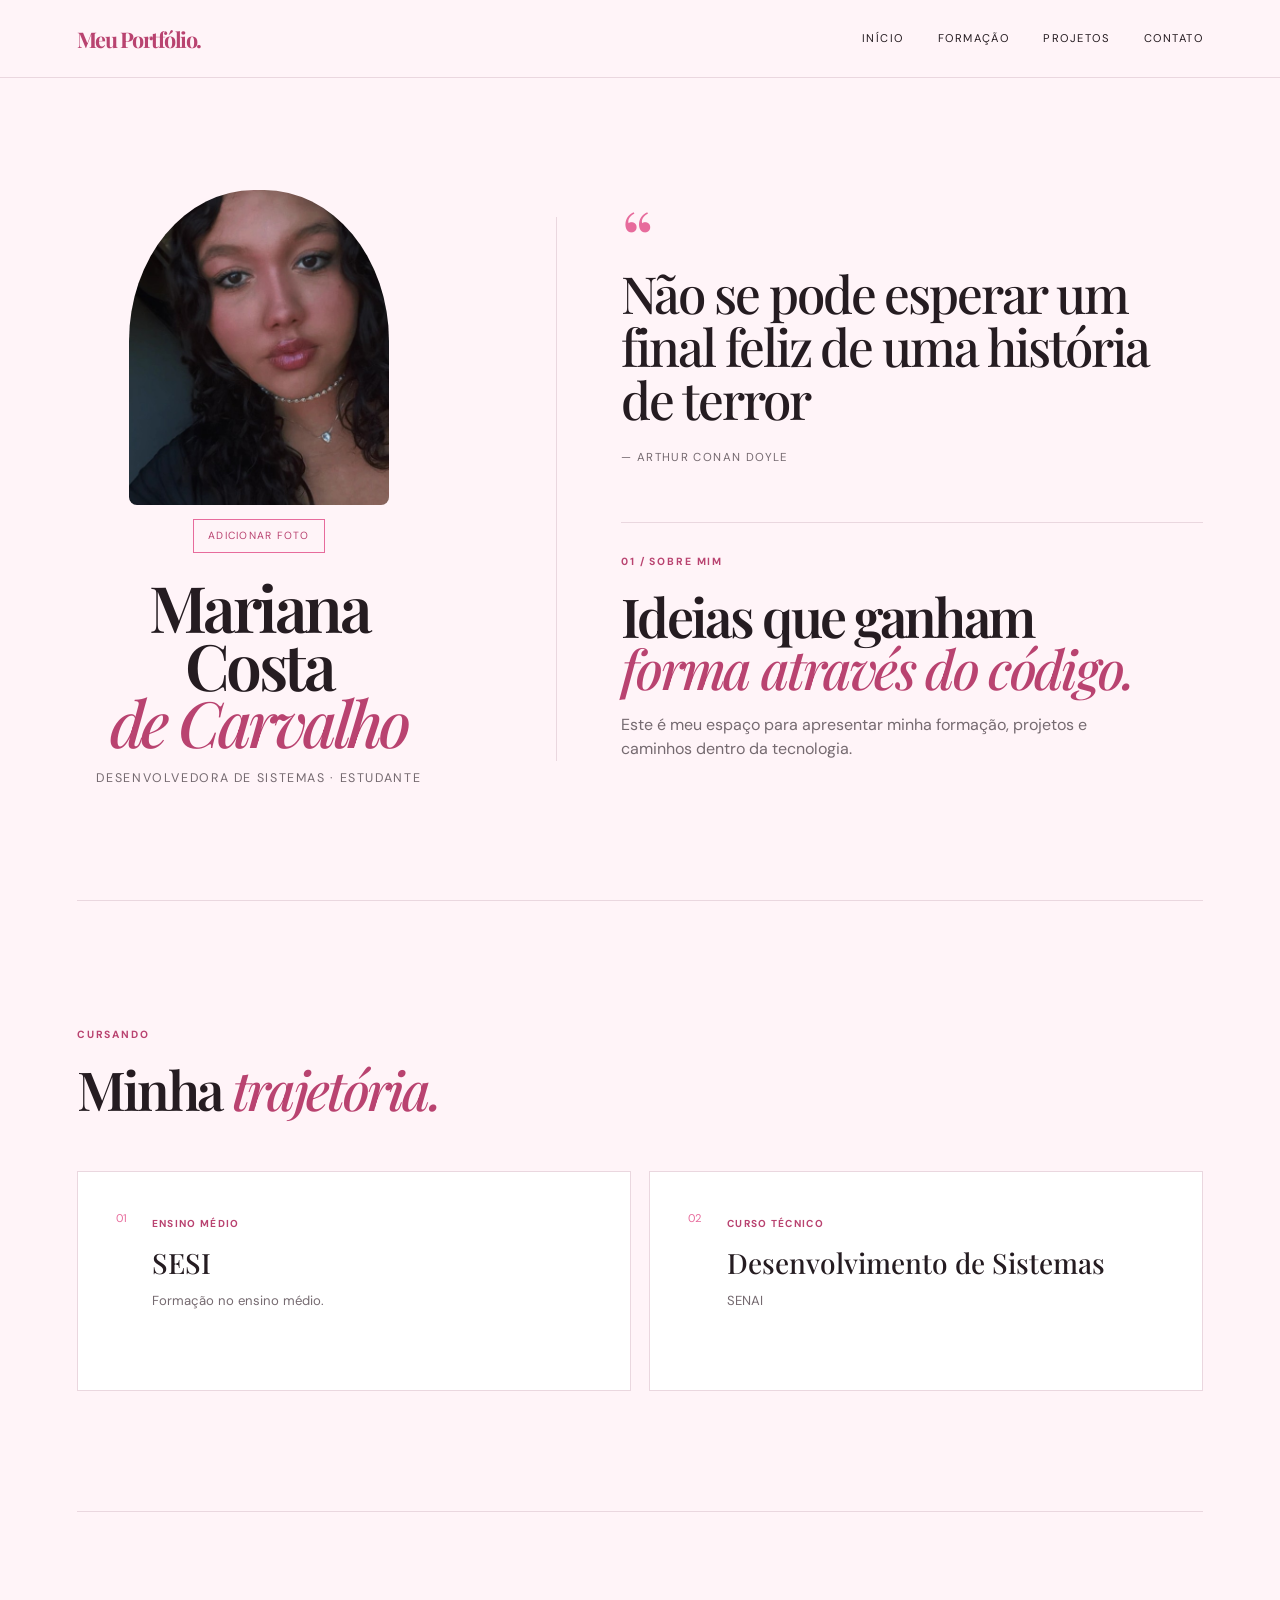
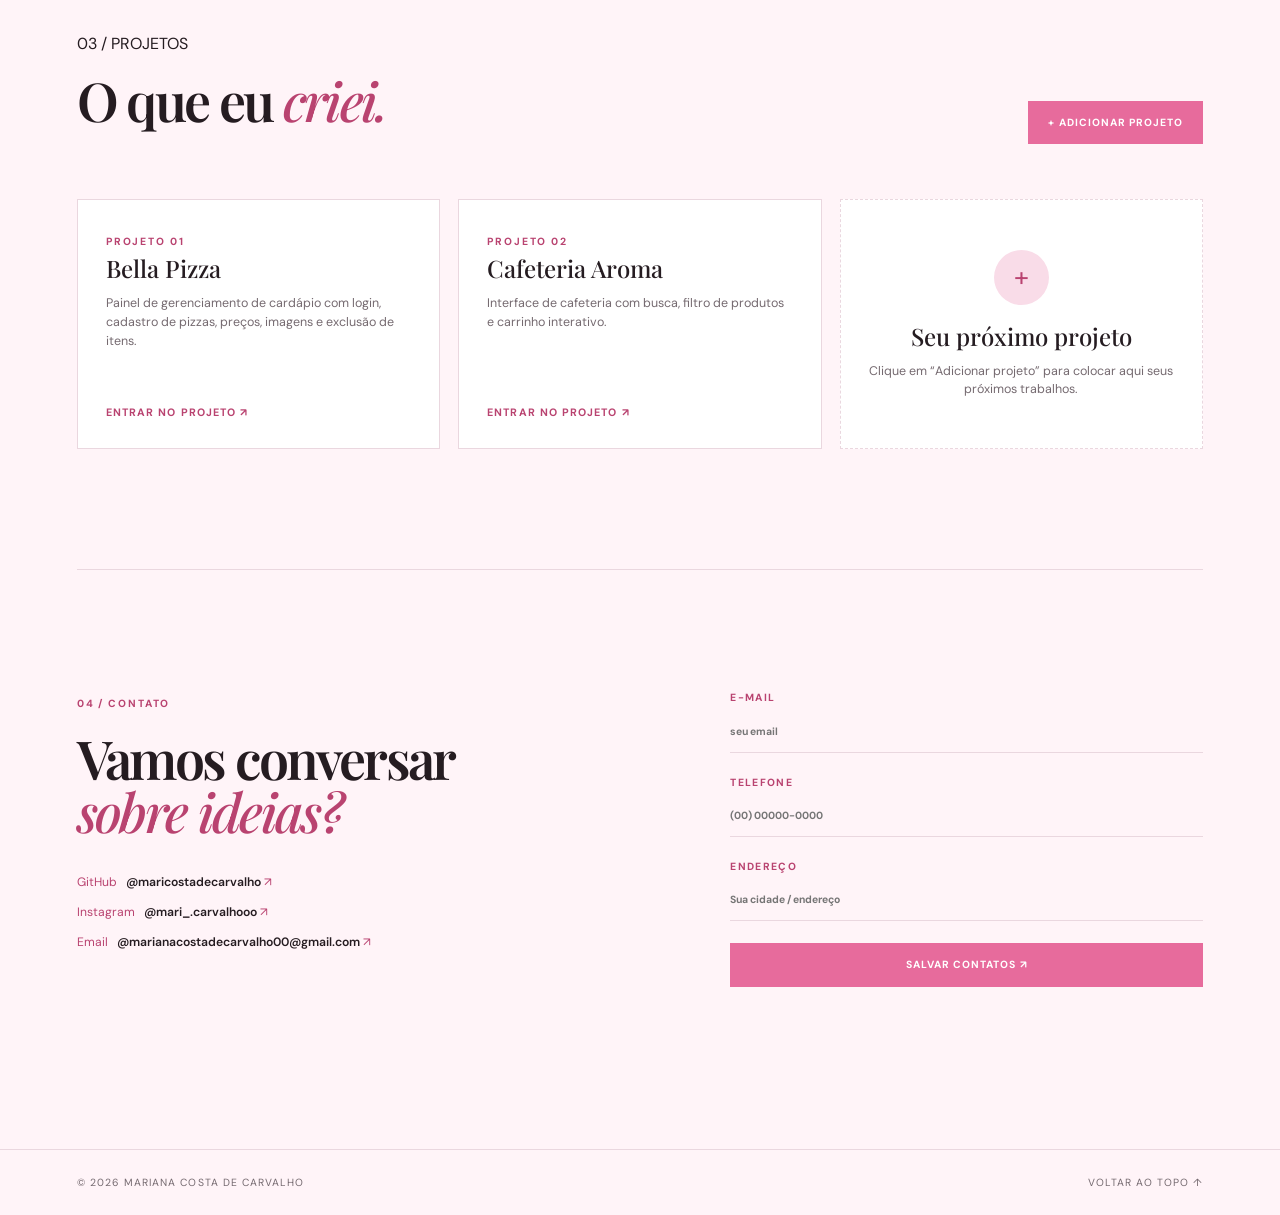
<file: index.html>
<!DOCTYPE html>
<html lang="pt-BR">
<head>
    <meta charset="UTF-8">
    <meta name="viewport" content="width=device-width, initial-scale=1.0">
    <meta name="description" content="Portfólio de Mariana Costa de Carvalho">
    <title>Mariana Costa de Carvalho | Portfólio</title>
    <link rel="preconnect" href="https://fonts.googleapis.com">
    <link rel="preconnect" href="https://fonts.gstatic.com" crossorigin>
    <link href="https://fonts.googleapis.com/css2?family=DM+Sans:wght@400;500;600;700&family=Playfair+Display:ital,wght@0,500;0,600;1,500;1,600&display=swap" rel="stylesheet">
    <link rel="stylesheet" href="style.css">
</head>

<body>
    <header class="navbar">
        <a href="#inicio" class="logo">Meu Portfólio.</a>

        <nav id="nav">
            <a href="#inicio">Início</a>
            <a href="#formacao">Formação</a>
            <a href="#projetos">Projetos</a>
            <a href="#contato">Contato</a>
        </nav>

        <button class="menu-btn" id="menuBtn" aria-label="Abrir menu" aria-expanded="false">☰</button>
    </header>

    <main>
        <section class="hero section" id="inicio">
            <div class="hero-left">
                <div class="photo-wrap">
                    <div class="photo-placeholder hidden" id="photoPlaceholder">
                        <span>+</span>
                        <small>ADICIONE SUA FOTO</small>
                    </div>
                    <img id="profilePhoto" class="profile-photo" src="mariana-foto.jpeg" alt="Foto de Mariana Costa de Carvalho">
                </div>

                <input id="photoInput" type="file" accept="image/*" hidden>
                <button class="photo-button" id="photoButton">Adicionar foto</button>

                <h1>Mariana Costa<br><em>de Carvalho</em></h1>
                <p class="subtitle">Desenvolvedora de Sistemas · Estudante</p>
            </div>

            <div class="hero-right">
                <div class="quote">
                    <span class="quote-mark">“</span>
                    <blockquote>
                        Não se pode esperar um final feliz de uma história de terror
                    </blockquote>
                    <cite>— Arthur Conan Doyle</cite>
                </div>

                <div class="intro-card">
                    <span class="card-number">01 / SOBRE MIM</span>
                    <h2>Ideias que ganham<br><em>forma através do código.</em></h2>
                    <p>
                        Este é meu espaço para apresentar minha formação,
                        projetos e caminhos dentro da tecnologia.
                    </p>
                </div>
            </div>
        </section>

        <section class="education section" id="formacao">
            <div class="section-title">
                <span>CURSANDO</span>
                <h2>Minha <em>trajetória.</em></h2>
            </div>

            <div class="education-grid">
                <article class="education-card">
                    <span class="education-number">01</span>
                    <div>
                        <span class="education-tag">Ensino Médio</span>
                        <h3>SESI</h3>
                        <p>Formação no ensino médio.</p>
                    </div>
                </article>

                <article class="education-card">
                    <span class="education-number">02</span>
                    <div>
                        <span class="education-tag">Curso Técnico</span>
                        <h3>Desenvolvimento de Sistemas</h3>
                        <p>SENAI</p>
                    </div>
                </article>
            </div>
        </section>

        <section class="projects section" id="projetos">
            <div class="section-title projects-heading">
                <div>
                    <span>03 / PROJETOS</span>
                    <h2>O que eu <em>criei.</em></h2>
                </div>
                <button class="pink-button" id="addProjectBtn">+ Adicionar projeto</button>
            </div>

            <div id="projectGrid" class="project-grid">
                <article class="project-card">
                    <div>
                        <span class="card-number">PROJETO 01</span>
                        <h3>Bella Pizza</h3>
                        <p>Painel de gerenciamento de cardápio com login, cadastro de pizzas, preços, imagens e exclusão de itens.</p>
                    </div>
                    <a href="projetos/bella-pizza/index.html" target="_blank">Entrar no projeto ↗</a>
                </article>

                <article class="project-card">
                    <div>
                        <span class="card-number">PROJETO 02</span>
                        <h3>Cafeteria Aroma</h3>
                        <p>Interface de cafeteria com busca, filtro de produtos e carrinho interativo.</p>
                    </div>
                    <a href="projetos/cafeteria-aroma/index.html" target="_blank">Entrar no projeto ↗</a>
                </article>
                <article class="project-card project-placeholder">
                    <div class="project-icon">+</div>
                    <h3>Seu próximo projeto</h3>
                    <p>Clique em “Adicionar projeto” para colocar aqui seus próximos trabalhos.</p>
                </article>
        </section>

        <section class="contact section" id="contato">
            <div class="contact-info">
                <span>04 / CONTATO</span>
                <h2>Vamos conversar<br><em>sobre ideias?</em></h2>

                <div class="socials">
                    <a href="https://github.com/maricostadecarvalho" target="_blank" rel="noopener">
                        GitHub <strong>@maricostadecarvalho</strong> ↗
                    </a>
                    <a href="https://www.instagram.com/mari_.carvalhooo/" target="_blank" rel="noopener">
                        Instagram <strong>@mari_.carvalhooo</strong> ↗
                    </a>
                    <a href="https://www.email.com/mari_.carvalhooo/" target="_blank" rel="noopener">
                        Email <strong>@marianacostadecarvalho00@gmail.com</strong> ↗
                    </a>
                </div>
            </div>

            <form class="contact-form" id="contactForm">
                <label>
                    E-mail
                    <input id="email" type="email" placeholder="seu email">
                </label>

                <label>
                    Telefone
                    <input id="phone" type="tel" placeholder="(00) 00000-0000">
                </label>

                <label>
                    Endereço
                    <input id="address" type="text" placeholder="Sua cidade / endereço">
                </label>

                <button class="pink-button" type="submit">Salvar contatos ↗</button>
                <p class="saved-message" id="savedMessage"></p>
            </form>
        </section>
    </main>

    <footer>
        <span>© <span id="year"></span> Mariana Costa de Carvalho</span>
        <a href="#inicio">Voltar ao topo ↑</a>
    </footer>
    <div class="modal hidden" id="projectModal" aria-hidden="true">
        <div class="modal-box">
            <button class="close-modal" id="closeModal" aria-label="Fechar">×</button>
            <span class="modal-label">NOVO PROJETO</span>
            <h2>Adicionar <em>projeto</em></h2>

            <form id="projectForm">
                <label>
                    Nome do projeto
                    <input id="projectName" type="text" placeholder="Ex.: Site de Receitas" required>
                </label>

                <label>
                    Descrição
                    <textarea id="projectDescription" rows="4" placeholder="Descreva seu projeto..." required></textarea>
                </label>

                <label>
                    Link do projeto
                    <input id="projectLink" type="url" placeholder="https://...">
                </label>

                <button class="pink-button" type="submit">Adicionar projeto</button>
            </form>
        </div>
    </div>

    <script src="script.js"></script>
</body>
</html>
</file>
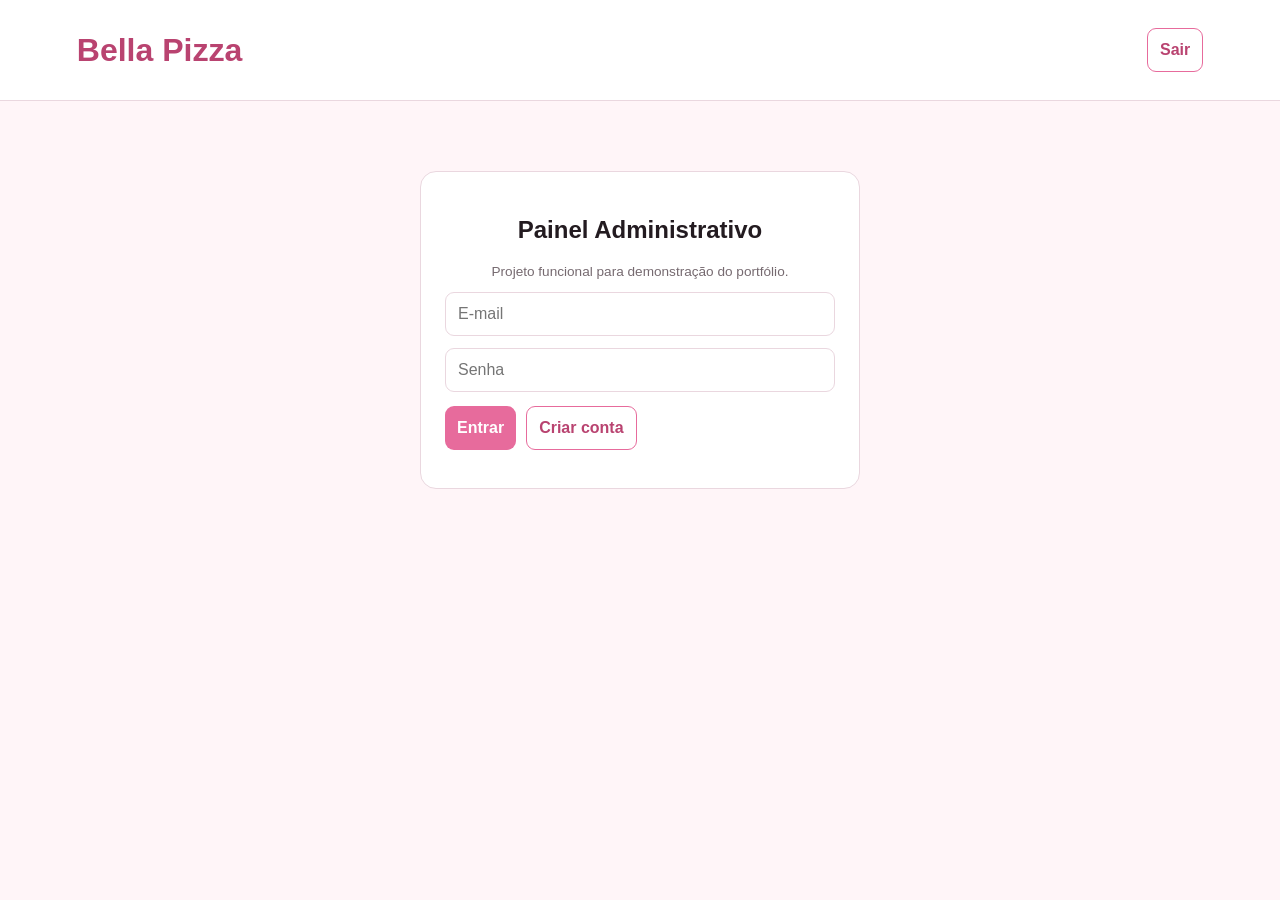
<file: projetos/bella-pizza/index.html>
<!DOCTYPE html>
<html lang="pt-BR">
<head>
<meta charset="UTF-8">
<meta name="viewport" content="width=device-width, initial-scale=1.0">
<title>Bella Pizza — Projeto</title>
<style>
:root{--pink:#e76b9c;--dark:#231b20;--bg:#fff5f8;--card:#fff;--line:#ead7df}
*{box-sizing:border-box}body{margin:0;font-family:Arial,sans-serif;background:var(--bg);color:var(--dark)}
header{padding:28px 6vw;background:#fff;border-bottom:1px solid var(--line);display:flex;justify-content:space-between;align-items:center}
h1{margin:0;color:#b94370}main{width:min(1100px,88vw);margin:35px auto}.box{background:var(--card);border:1px solid var(--line);border-radius:16px;padding:24px;margin-bottom:24px}
.auth{max-width:440px;margin:70px auto;text-align:center}.fields{display:grid;gap:12px}
input,select,button{font:inherit;padding:12px;border-radius:9px;border:1px solid var(--line)}input,select{width:100%}
button{background:var(--pink);color:#fff;border:0;font-weight:700;cursor:pointer}button.secondary{background:transparent;color:#b94370;border:1px solid var(--pink)}
.actions{display:flex;gap:10px;flex-wrap:wrap}.layout{display:grid;grid-template-columns:320px 1fr;gap:25px}.grid{display:grid;grid-template-columns:repeat(auto-fill,minmax(220px,1fr));gap:16px}
.card{border:1px solid var(--line);border-radius:14px;overflow:hidden;background:#fff}.card img{width:100%;height:145px;object-fit:cover;background:#eee}.info{padding:15px}.meta{display:flex;justify-content:space-between;gap:10px;align-items:center}.badge{background:#f8dce8;color:#9e315e;padding:4px 8px;border-radius:20px;font-size:.75rem}
.small{color:#766a70;font-size:.85rem}.hidden{display:none!important}@media(max-width:800px){.layout{grid-template-columns:1fr}}
</style>
</head>
<body>
<header><h1>Bella Pizza</h1><button id="logout" class="secondary">Sair</button></header>
<main>
<section id="auth" class="box auth">
<h2>Painel Administrativo</h2><p class="small">Projeto funcional para demonstração do portfólio.</p>
<div class="fields"><input id="email" type="email" placeholder="E-mail"><input id="senha" type="password" placeholder="Senha"></div>
<div class="actions" style="margin-top:14px"><button id="login">Entrar</button><button id="signup" class="secondary">Criar conta</button></div>
<p id="authMsg" class="small"></p>
</section>

<section id="dashboard" class="hidden">
<div class="layout">
<div class="box">
<h2>Nova pizza</h2>
<div class="fields">
<input id="nome" placeholder="Nome da pizza">
<input id="ingredientes" placeholder="Ingredientes">
<select id="tipo"><option>Salgada</option><option>Doce</option></select>
<input id="preco" type="number" step=".01" placeholder="Preço">
<input id="imagem" type="url" placeholder="Link da imagem (opcional)">
<button id="add">Adicionar ao cardápio</button>
</div>
</div>
<div class="box"><h2>Cardápio</h2><div id="grid" class="grid"></div></div>
</div>
</section>
</main>
<script>
const $=id=>document.getElementById(id);
let pizzas=JSON.parse(localStorage.getItem("bellaPizzas")||"[]");
function save(){localStorage.setItem("bellaPizzas",JSON.stringify(pizzas))}
function logged(){return localStorage.getItem("bellaUser")}
function show(){ $("auth").classList.toggle("hidden",!!logged()); $("dashboard").classList.toggle("hidden",!logged()); render(); }
function render(){ if(!logged())return; $("grid").innerHTML=pizzas.length?pizzas.map((p,i)=>`<article class="card"><img src="${p.imagem||'https://images.unsplash.com/photo-1579751626657-72bc17010498?auto=format&fit=crop&w=700&q=80'}"><div class="info"><h3>${p.nome}</h3><p class="small">${p.ingredientes}</p><div class="meta"><b>R$ ${Number(p.preco).toFixed(2)}</b><span class="badge">${p.tipo}</span></div><button style="margin-top:12px" onclick="removePizza(${i})">Excluir</button></div></article>`).join(""):"<p class='small'>Nenhuma pizza cadastrada.</p>"}
window.removePizza=i=>{pizzas.splice(i,1);save();render()}
$("signup").onclick=()=>{let e=$("email").value.trim(),s=$("senha").value;if(!e||!s)return $("authMsg").textContent="Preencha e-mail e senha.";localStorage.setItem("bellaUser",e);show()}
$("login").onclick=()=>{let e=$("email").value.trim(),s=$("senha").value;if(!e||!s)return $("authMsg").textContent="Preencha e-mail e senha.";localStorage.setItem("bellaUser",e);show()}
$("logout").onclick=()=>{localStorage.removeItem("bellaUser");show()}
$("add").onclick=()=>{let p={nome:$("nome").value.trim(),ingredientes:$("ingredientes").value.trim(),tipo:$("tipo").value,preco:$("preco").value,imagem:$("imagem").value.trim()};if(!p.nome||!p.ingredientes||!p.preco)return alert("Preencha nome, ingredientes e preço.");pizzas.push(p);save();["nome","ingredientes","preco","imagem"].forEach(id=>$(id).value="");render()}
show();
</script>
</body>
</html>
</file>
<file: style.css>
* {
    margin: 0;
    padding: 0;
    box-sizing: border-box;
}

:root {
    --pink: #e76b9c;
    --pink-dark: #b94370;
    --pink-light: #f9dce8;
    --pink-pale: #fff4f8;
    --ink: #251c21;
    --muted: #756a70;
    --line: #ead7df;
    --white: #fffdfd;
    --serif: "Playfair Display", Georgia, serif;
    --sans: "DM Sans", Arial, sans-serif;
}

html {
    scroll-behavior: smooth;
}

body {
    background: var(--pink-pale);
    color: var(--ink);
    font-family: var(--sans);
    line-height: 1.5;
    overflow-x: hidden;
}

a {
    color: inherit;
    text-decoration: none;
}

button,
input,
textarea {
    font: inherit;
}

button {
    cursor: pointer;
}

.navbar {
    height: 78px;
    padding: 0 6vw;
    display: flex;
    align-items: center;
    justify-content: space-between;
    border-bottom: 1px solid var(--line);
    position: sticky;
    top: 0;
    z-index: 20;
    background: rgba(255, 244, 248, .94);
    backdrop-filter: blur(12px);
}

.logo {
    font: 700 1.35rem var(--serif);
    color: var(--pink-dark);
    letter-spacing: -.07em;
}

.navbar nav {
    display: flex;
    gap: 34px;
}

.navbar nav a {
    text-transform: uppercase;
    letter-spacing: .13em;
    font-size: .7rem;
    position: relative;
}

.navbar nav a::after {
    content: "";
    position: absolute;
    left: 0;
    bottom: -8px;
    width: 0;
    height: 2px;
    background: var(--pink);
    transition: width .25s ease;
}

.navbar nav a:hover::after {
    width: 100%;
}

.menu-btn {
    display: none;
    border: 0;
    background: transparent;
    font-size: 1.4rem;
}

.section {
    width: min(1160px, 88vw);
    margin: auto;
}

.hero {
    min-height: calc(100vh - 78px);
    padding: 85px 0;
    display: grid;
    grid-template-columns: .72fr 1.28fr;
    gap: 9vw;
    align-items: center;
}

.hero-left {
    text-align: center;
}

.photo-wrap {
    width: 260px;
    height: 315px;
    margin: 0 auto 14px;
    position: relative;
}

.photo-placeholder,
.profile-photo {
    width: 100%;
    height: 100%;
    border-radius: 48% 48% 8px 8px;
}

.photo-placeholder {
    background: var(--pink-light);
    border: 1px dashed var(--pink);
    display: flex;
    flex-direction: column;
    align-items: center;
    justify-content: center;
    color: var(--pink-dark);
}

.photo-placeholder span {
    font: 500 4rem var(--serif);
}

.photo-placeholder small {
    font-size: .65rem;
    letter-spacing: .15em;
}

.profile-photo {
    object-fit: cover;
    display: block;
}

.hidden {
    display: none !important;
}

.photo-button {
    border: 1px solid var(--pink);
    color: var(--pink-dark);
    background: transparent;
    padding: 8px 14px;
    font-size: .65rem;
    text-transform: uppercase;
    letter-spacing: .12em;
    transition: .2s;
}

.photo-button:hover {
    background: var(--pink);
    color: white;
}

.hero h1 {
    margin-top: 25px;
    font: 600 clamp(2.8rem, 5vw, 5.2rem)/.9 var(--serif);
    letter-spacing: -.055em;
}

em {
    color: var(--pink-dark);
    font-style: italic;
    font-weight: 500;
}

.subtitle {
    color: var(--muted);
    margin-top: 18px;
    font-size: .78rem;
    text-transform: uppercase;
    letter-spacing: .13em;
}

.hero-right {
    border-left: 1px solid var(--line);
    padding-left: clamp(30px, 5vw, 70px);
}

.quote {
    padding: 20px 0 55px;
    max-width: 650px;
}

.quote-mark {
    color: var(--pink);
    font: 5rem/0 var(--serif);
    display: block;
    margin-bottom: 30px;
}

blockquote {
    font: 500 clamp(2rem, 4vw, 4rem)/1.03 var(--serif);
    letter-spacing: -.04em;
}

cite {
    display: block;
    color: var(--muted);
    font-size: .72rem;
    font-style: normal;
    text-transform: uppercase;
    letter-spacing: .12em;
    margin-top: 24px;
}

.intro-card {
    border-top: 1px solid var(--line);
    padding-top: 25px;
    max-width: 600px;
}

.card-number,
.section-title > span,
.contact-info > span {
    color: var(--pink-dark);
    font-size: .65rem;
    letter-spacing: .18em;
    font-weight: 700;
}

.intro-card h2,
.section-title h2,
.contact-info h2 {
    font: 600 clamp(2.3rem, 4.2vw, 4.5rem)/.98 var(--serif);
    letter-spacing: -.05em;
    margin: 18px 0;
}

.intro-card p,
.contact-info > p {
    color: var(--muted);
    max-width: 520px;
}

.education {
    border-top: 1px solid var(--line);
    padding: 120px 0;
}

.education-grid {
    display: grid;
    grid-template-columns: 1fr 1fr;
    gap: 18px;
    margin-top: 55px;
}

.education-card {
    background: white;
    border: 1px solid var(--line);
    padding: 38px;
    min-height: 220px;
    display: flex;
    gap: 25px;
    transition: transform .25s ease, box-shadow .25s ease;
}

.education-card:hover {
    transform: translateY(-5px);
    box-shadow: 0 15px 35px rgba(185, 67, 112, .1);
}

.education-number {
    color: var(--pink);
    font-size: .7rem;
}

.education-tag {
    color: var(--pink-dark);
    text-transform: uppercase;
    letter-spacing: .13em;
    font-size: .63rem;
    font-weight: 700;
}

.education-card h3 {
    font: 500 1.75rem var(--serif);
    margin: 10px 0;
}

.education-card p {
    color: var(--muted);
    font-size: .82rem;
}

.projects {
    border-top: 1px solid var(--line);
    padding: 120px 0;
}

.projects-heading {
    display: flex;
    justify-content: space-between;
    align-items: end;
    gap: 30px;
}

.pink-button {
    border: 0;
    background: var(--pink);
    color: white;
    padding: 14px 20px;
    text-transform: uppercase;
    letter-spacing: .1em;
    font-size: .65rem;
    font-weight: 700;
    transition: .2s;
}

.pink-button:hover {
    background: var(--pink-dark);
    transform: translateY(-2px);
}

.project-grid {
    display: grid;
    grid-template-columns: repeat(3, 1fr);
    gap: 18px;
    margin-top: 55px;
}

.project-card {
    background: white;
    border: 1px solid var(--line);
    min-height: 250px;
    padding: 28px;
    display: flex;
    flex-direction: column;
    justify-content: space-between;
    transition: .25s;
}

.project-card:hover {
    transform: translateY(-5px);
    box-shadow: 0 15px 35px rgba(185, 67, 112, .1);
}

.project-placeholder {
    border-style: dashed;
    align-items: center;
    justify-content: center;
    text-align: center;
}

.project-icon {
    width: 55px;
    height: 55px;
    border-radius: 50%;
    background: var(--pink-light);
    color: var(--pink-dark);
    display: grid;
    place-items: center;
    font-size: 1.7rem;
    margin-bottom: 15px;
}

.project-card h3 {
    font: 500 1.5rem var(--serif);
    margin-bottom: 10px;
}

.project-card p {
    color: var(--muted);
    font-size: .78rem;
}

.project-card a {
    margin-top: 22px;
    color: var(--pink-dark);
    font-size: .67rem;
    text-transform: uppercase;
    letter-spacing: .1em;
    font-weight: 700;
}

.contact {
    border-top: 1px solid var(--line);
    padding: 120px 0;
    display: grid;
    grid-template-columns: 1fr .9fr;
    gap: 10vw;
}

.contact-info h2 {
    margin-bottom: 25px;
}

.socials {
    display: flex;
    flex-direction: column;
    gap: 12px;
    margin-top: 35px;
}

.socials a {
    color: var(--pink-dark);
    font-size: .76rem;
    transition: .2s;
}

.socials a:hover {
    color: var(--pink);
}

.socials strong {
    color: var(--ink);
    font-weight: 600;
    margin-left: 6px;
}

.contact-form {
    display: flex;
    flex-direction: column;
    gap: 22px;
}

.contact-form label,
.modal label {
    display: flex;
    flex-direction: column;
    gap: 8px;
    color: var(--pink-dark);
    font-size: .65rem;
    text-transform: uppercase;
    letter-spacing: .13em;
    font-weight: 700;
}

.contact-form input,
.modal input,
.modal textarea {
    width: 100%;
    border: 0;
    border-bottom: 1px solid var(--line);
    background: transparent;
    padding: 10px 0 12px;
    outline: none;
    color: var(--ink);
    resize: vertical;
}

.contact-form input:focus,
.modal input:focus,
.modal textarea:focus {
    border-color: var(--pink);
}

.saved-message {
    color: var(--pink-dark);
    font-size: .75rem;
    min-height: 20px;
}

footer {
    border-top: 1px solid var(--line);
    padding: 25px 6vw;
    display: flex;
    justify-content: space-between;
    color: var(--muted);
    font-size: .65rem;
    text-transform: uppercase;
    letter-spacing: .1em;
}


.modal {
    position: fixed;
    inset: 0;
    z-index: 100;
    background: rgba(37, 28, 33, .55);
    display: grid;
    place-items: center;
    padding: 20px;
}

.modal-box {
    width: min(520px, 100%);
    background: var(--white);
    padding: 40px;
    position: relative;
    box-shadow: 0 25px 70px rgba(0,0,0,.2);
}

.close-modal {
    position: absolute;
    top: 15px;
    right: 18px;
    border: 0;
    background: transparent;
    font-size: 1.8rem;
    color: var(--muted);
}

.modal-label {
    color: var(--pink-dark);
    font-size: .65rem;
    letter-spacing: .15em;
    font-weight: 700;
}

.modal-box h2 {
    font: 500 2.8rem var(--serif);
    margin: 12px 0 28px;
}

.modal form {
    display: flex;
    flex-direction: column;
    gap: 20px;
}

@media (max-width: 850px) {
    .navbar nav {
        display: none;
        position: absolute;
        left: 0;
        right: 0;
        top: 78px;
        background: var(--pink-pale);
        border-bottom: 1px solid var(--line);
        padding: 22px 6vw;
        flex-direction: column;
        gap: 18px;
    }

    .navbar nav.open {
        display: flex;
    }

    .menu-btn {
        display: block;
    }

    .hero {
        grid-template-columns: 1fr;
        padding: 65px 0 90px;
        gap: 55px;
    }

    .hero-right {
        border-left: 0;
        border-top: 1px solid var(--line);
        padding: 45px 0 0;
    }

    .education-grid,
    .project-grid,
    .contact {
        grid-template-columns: 1fr;
    }

    .projects-heading {
        align-items: start;
        flex-direction: column;
    }
}

@media (max-width: 520px) {
    .section {
        width: 86vw;
    }

    .photo-wrap {
        width: 220px;
        height: 275px;
    }

    .education-card {
        padding: 25px;
    }

    footer {
        flex-direction: column;
        gap: 12px;
    }
}
</file>
